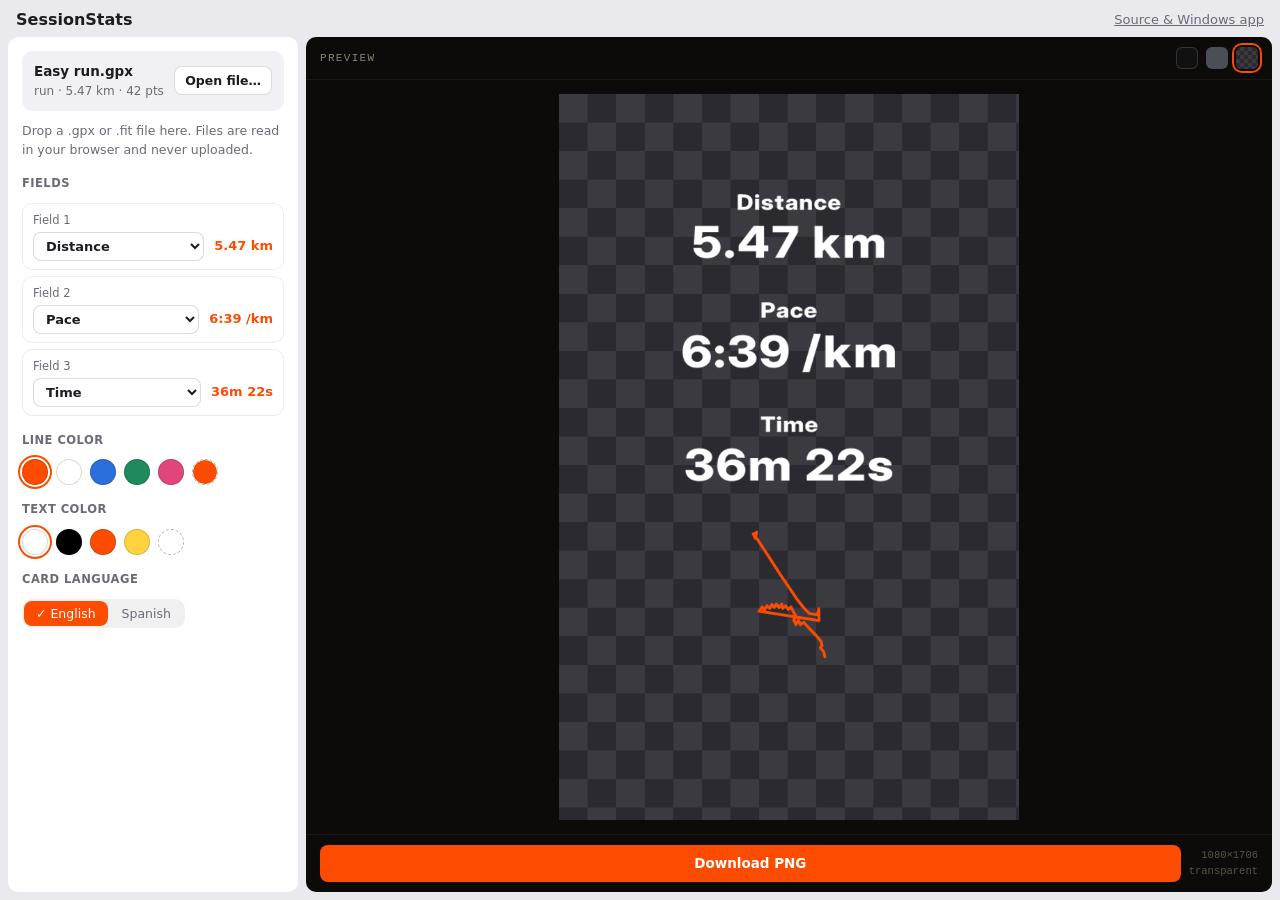
<file: docs/index.html>
<!DOCTYPE html>
<html lang="en">
  <head>
    <meta charset="UTF-8" />
    <meta name="viewport" content="width=device-width, initial-scale=1.0" />
    <meta name="description" content="SessionStats — turn a GPX or FIT workout into a transparent stats image. Runs in your browser, nothing is uploaded." />
    <title>SessionStats</title>
    <link rel="stylesheet" href="sessionstats.css" />
    <style>
      /* Base styles the app takes from MiOS (style.css), so it can run on its own page. */
      :root {
        --accent: #fc4c02;
        --text: #1c1c22;
        --text-muted: #6b6b78;
        --surface-strong: #ffffff;
        --surface-sunken: #f1f1f5;
        --hairline: rgba(0, 0, 0, 0.08);
        --radius: 10px;
        --font-ui: system-ui, -apple-system, BlinkMacSystemFont, "Segoe UI", "Noto Sans", Helvetica, sans-serif;
        --font-mono: ui-monospace, "SF Mono", "Cascadia Code", Consolas, "Courier New", monospace;
      }

      * {
        box-sizing: border-box;
      }

      html,
      body {
        height: 100%;
        margin: 0;
      }

      body {
        display: flex;
        flex-direction: column;
        background: #e9e9ee;
        color: var(--text);
        font-family: var(--font-ui);
        -webkit-font-smoothing: antialiased;
      }

      button {
        font: inherit;
        color: inherit;
        background: none;
        border: 0;
        padding: 0;
        cursor: pointer;
      }

      .page-head {
        display: flex;
        align-items: center;
        gap: 12px;
        padding: 10px 16px 0;
        font-size: 13px;
      }

      .page-head h1 {
        margin: 0;
        font-size: 16px;
      }

      .page-head a {
        margin-left: auto;
        color: var(--text-muted);
      }

      #sessionstats {
        flex: 1;
        display: flex;
        min-height: 0;
      }

      .window-body {
        flex: 1;
        min-height: 0;
        overflow: auto;
        font-size: 14.5px;
        line-height: 1.55;
      }

      .window-body--pane {
        display: flex;
        padding: 8px;
      }

      .pane {
        flex: 1;
        min-width: 0;
        overflow: auto;
        padding: 14px;
        border-radius: var(--radius);
        background: var(--surface-strong);
      }

      .segmented {
        flex-shrink: 0;
        display: flex;
        gap: 2px;
        padding: 3px;
        border-radius: 10px;
        background: rgba(0, 0, 0, 0.06);
      }

      .segmented button {
        flex: 1;
        padding: 6px 10px;
        border-radius: 8px;
        font-size: 13px;
        font-weight: 500;
        white-space: nowrap;
        color: var(--text-muted);
      }

      .segmented--small {
        flex: 0 0 auto;
        padding: 2px;
      }

      .segmented--small button {
        flex: 0 0 auto;
        padding: 3px 12px;
        font-size: 12.5px;
      }

      .segmented--small button[aria-checked="true"] {
        background: var(--accent);
        color: #fff;
      }

      .segmented--small button[aria-checked="true"]::before {
        content: "✓ ";
      }

      .btn {
        padding: 7px 14px;
        border: 1px solid rgba(0, 0, 0, 0.14);
        border-radius: 8px;
        background: var(--surface-strong);
        font-size: 13.5px;
        font-weight: 600;
      }

      .btn:hover {
        background: #f3f3f7;
      }

      .btn--primary {
        border-color: transparent;
        background: var(--accent);
        color: #fff;
      }

      .btn--small {
        padding: 4px 10px;
        font-size: 12.5px;
      }
    </style>
  </head>
  <body>
    <header class="page-head">
      <h1>SessionStats</h1>
      <a href="https://github.com/Er0ga/SessionStats">Source &amp; Windows app</a>
    </header>

    <main id="sessionstats">
      <div class="window-body window-body--pane ss-body">
        <div class="ss">
          <div class="pane ss-controls">
            <div class="ss-file">
              <div class="ss-file-info">
                <strong id="ssFileName"></strong>
                <span id="ssFileMeta"></span>
              </div>
              <button type="button" class="btn btn--small" id="ssOpen">Open file…</button>
              <input type="file" id="ssFileInput" accept=".gpx,.fit" hidden />
            </div>
            <p class="ss-error" id="ssError" hidden></p>
            <p class="ss-note">
              Drop a .gpx or .fit file here. Files are read in your browser and never uploaded.
            </p>

            <h2 class="ss-title">Fields</h2>
            <div class="ss-fields" id="ssFields"></div>

            <h2 class="ss-title" id="ssRouteLabel">Line color</h2>
            <div class="ss-swatches" id="ssRouteColors" role="group" aria-labelledby="ssRouteLabel"></div>

            <h2 class="ss-title" id="ssTextLabel">Text color</h2>
            <div class="ss-swatches" id="ssTextColors" role="group" aria-labelledby="ssTextLabel"></div>

            <h2 class="ss-title" id="ssLangLabel">Card language</h2>
            <div class="segmented segmented--small" role="radiogroup" aria-labelledby="ssLangLabel">
              <button type="button" role="radio" data-card-lang="en" aria-checked="true">English</button>
              <button type="button" role="radio" data-card-lang="es" aria-checked="false">Spanish</button>
            </div>
          </div>

          <div class="ss-stage">
            <div class="ss-stage-head">
              <span id="ssBgLabel">Preview</span>
              <div class="ss-backgrounds" id="ssBackgrounds" role="group" aria-labelledby="ssBgLabel"></div>
            </div>
            <div class="ss-frame">
              <canvas id="ssPreview" role="img" aria-label="Stats card preview"></canvas>
            </div>
            <div class="ss-stage-foot">
              <button type="button" class="btn btn--primary ss-export" id="ssExport">Download PNG</button>
              <span class="ss-out">1080×1706<br />transparent</span>
            </div>
          </div>
        </div>
      </div>
    </main>

    <script>
      /* Helpers sessionstats.js expects from MiOS (script.js). */
      const $ = (selector, root = document) => root.querySelector(selector);
      const $$ = (selector, root = document) => Array.from(root.querySelectorAll(selector));

      /* localStorage can throw (private mode, blocked site data), so every access is guarded */
      const store = {
        get(key, fallback) {
          try {
            const raw = localStorage.getItem("sessionstats." + key);
            return raw === null ? fallback : JSON.parse(raw);
          } catch (e) {
            return fallback;
          }
        },
        set(key, value) {
          try {
            localStorage.setItem("sessionstats." + key, JSON.stringify(value));
          } catch (e) {}
        },
      };

      function escapeHtml(text) {
        return String(text)
          .replace(/&/g, "&amp;")
          .replace(/</g, "&lt;")
          .replace(/>/g, "&gt;")
          .replace(/"/g, "&quot;");
      }
    </script>
    <script src="card.js"></script>
    <script src="sessionstats.js"></script>
    <script>
      startSessionStats();
    </script>
  </body>
</html>
</file>
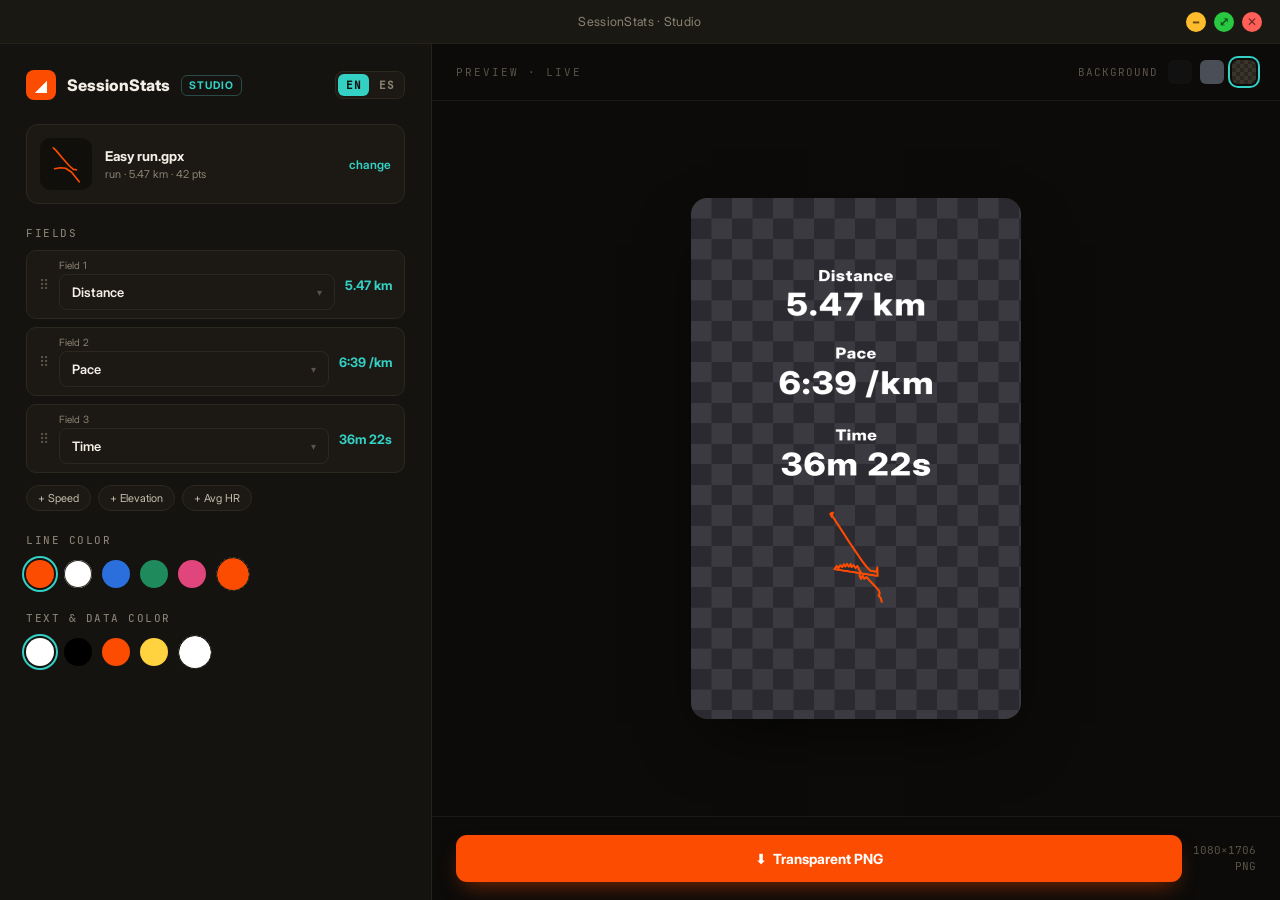
<file: src/ui/index.html>
<!DOCTYPE html>
<html lang="en">
<head>
<meta charset="utf-8">
<meta name="viewport" content="width=device-width, initial-scale=1">
<title>SessionStats</title>
<!-- Everything is local: opened as file://, no server and no Internet access. -->
<link rel="stylesheet" href="styles.css">
</head>
<body>

<div id="titlebar">
  <div id="tb-spacer"></div>
  <div id="tb-title">SessionStats · Studio</div>
  <div id="tb-buttons">
    <div id="btn-min"   class="titlebar-btn btn-min"   title="Minimize">−</div>
    <div id="btn-max"   class="titlebar-btn btn-max"   title="Fullscreen">⤢</div>
    <div id="btn-close" class="titlebar-btn btn-close" title="Close">✕</div>
  </div>
</div>

<div class="resize" id="resize-n"></div><div class="resize" id="resize-s"></div>
<div class="resize" id="resize-e"></div><div class="resize" id="resize-w"></div>
<div class="resize" id="resize-nw"></div><div class="resize" id="resize-ne"></div>
<div class="resize" id="resize-sw"></div><div class="resize" id="resize-se"></div>

<div id="app">
  <div id="ddOverlay" data-act="closeDropdowns"></div>

  <!-- LEFT -->
  <div id="left">
    <div class="brand-row">
      <div class="brand-logo">◢</div>
      <div class="brand-name">SessionStats</div>
      <div class="brand-badge">STUDIO</div>
      <div id="langSwitch" class="lang-switch"></div>
    </div>

    <div class="file-card" data-act="pickActivity">
      <div class="file-thumb">
        <svg viewBox="0 0 290 360" style="width:30px;height:38px" fill="none" stroke="#fc4c02" stroke-width="16" stroke-linecap="round" stroke-linejoin="round"><polyline points="22,24 46,46 110,122 172,192 216,232 246,236"></polyline><polyline points="35,226 90,216 141,221 197,257 273,352"></polyline></svg>
      </div>
      <div style="flex:1;min-width:0">
        <div class="file-name" id="fileName"></div>
        <div class="file-meta" id="fileMeta"></div>
      </div>
      <div class="file-change" id="fileChangeLabel"></div>
    </div>

    <div class="section-title" id="sectionFieldsTitle"></div>
    <div id="fieldSlots"></div>
    <div class="chips" id="addChips"></div>

    <div class="section-title" id="sectionLineColorTitle"></div>
    <div class="swatch-row">
      <div id="colorSwatches" style="display:contents"></div>
      <label class="custom-color"><input type="color" id="routeColor"></label>
    </div>

    <div class="section-title" id="sectionTextColorTitle"></div>
    <div class="swatch-row">
      <div id="textSwatches" style="display:contents"></div>
      <label class="custom-color"><input type="color" id="textColor"></label>
    </div>
  </div>

  <!-- RIGHT -->
  <div id="right">
    <div class="stage-head">
      <span class="stage-label" id="stageLabel"></span>
      <div style="margin-left:auto;display:flex;gap:8px;align-items:center">
        <span class="bg-label" id="bgLabel"></span>
        <div id="bgSwatches" style="display:contents"></div>
      </div>
    </div>
    <div id="stage">
      <div id="previewFrame"><canvas id="preview"></canvas></div>
    </div>
    <div class="stage-foot">
      <div class="btn-primary" data-act="exportPng">⬇  <span id="exportBtnLabel"></span></div>
      <div class="out-info">1080×1706<br>PNG</div>
    </div>
  </div>
</div>

<div id="toast"></div>

<script src="card.js"></script>
<script src="app.js"></script>
</body>
</html>
</file>
<file: docs/sessionstats.css>
/* ---------- SessionStats app ---------- */
@font-face {
  font-family: "Inter";
  font-weight: 800;
  font-display: block;
  src: url("Inter-ExtraBold.woff2") format("woff2");
}

.ss-body {
  container-type: inline-size;
}

.ss-body.is-dropping {
  outline: 2px dashed var(--accent);
  outline-offset: -5px;
}

.ss {
  flex: 1;
  display: grid;
  grid-template-columns: minmax(240px, 290px) minmax(0, 1fr);
  grid-template-rows: minmax(0, 1fr);
  gap: 8px;
  min-width: 0;
  min-height: 0;
}

.ss-controls {
  display: flex;
  flex-direction: column;
  gap: 10px;
}

.ss-controls .segmented {
  align-self: flex-start;
}

.ss-file {
  display: flex;
  align-items: center;
  gap: 10px;
  padding: 10px 12px;
  border-radius: var(--radius);
  background: var(--surface-sunken);
}

.ss-file-info {
  display: grid;
  flex: 1;
  min-width: 0;
}

.ss-file-info strong {
  font-size: 13.5px;
  white-space: nowrap;
  overflow: hidden;
  text-overflow: ellipsis;
}

.ss-file-info span {
  font-size: 12px;
  color: var(--text-muted);
}

.ss-title {
  margin: 6px 0 0;
  font-size: 11.5px;
  font-weight: 600;
  letter-spacing: 0.04em;
  text-transform: uppercase;
  color: var(--text-muted);
}

.ss-fields {
  display: grid;
  gap: 6px;
}

.ss-slot {
  display: grid;
  grid-template-columns: minmax(0, 1fr) auto;
  align-items: center;
  gap: 2px 10px;
  padding: 8px 10px;
  border: 1px solid var(--hairline);
  border-radius: var(--radius);
}

.ss-slot-label {
  grid-column: 1 / -1;
  font-size: 11.5px;
  color: var(--text-muted);
}

.ss-slot select {
  min-width: 0;
  padding: 5px 8px;
  border: 1px solid rgba(0, 0, 0, 0.14);
  border-radius: 8px;
  background: var(--surface-strong);
  color: var(--text);
  font: 600 13px var(--font-ui);
}

.ss-slot select:focus {
  outline: 2px solid var(--accent);
  outline-offset: -1px;
  border-color: transparent;
}

.ss-slot-value {
  font-size: 13px;
  font-weight: 700;
  font-variant-numeric: tabular-nums;
  white-space: nowrap;
  color: var(--accent);
}

.ss-swatches {
  display: flex;
  flex-wrap: wrap;
  align-items: center;
  gap: 8px;
}

.ss-swatch,
.ss-custom-color {
  width: 26px;
  height: 26px;
  border-radius: 50%;
}

.ss-swatch {
  background: var(--swatch);
  box-shadow: inset 0 0 0 1px rgba(0, 0, 0, 0.15);
}

.ss-swatch[aria-pressed="true"] {
  box-shadow: inset 0 0 0 1px rgba(0, 0, 0, 0.15), 0 0 0 2px var(--surface-strong), 0 0 0 4px var(--accent);
}

.ss-custom-color {
  -webkit-appearance: none;
  appearance: none;
  padding: 0;
  border: 1px dashed rgba(0, 0, 0, 0.3);
  background: none;
  overflow: hidden;
  cursor: pointer;
}

.ss-custom-color::-webkit-color-swatch-wrapper {
  padding: 0;
}

.ss-custom-color::-webkit-color-swatch {
  border: none;
  border-radius: 50%;
}

.ss-custom-color::-moz-color-swatch {
  border: none;
  border-radius: 50%;
}

.ss-note {
  margin: 0;
  font-size: 12.5px;
  color: var(--text-muted);
}

.ss-error {
  margin: 0;
  font-size: 13px;
  color: #c2410c;
}

.ss-error[hidden] {
  display: none;
}

/* the preview stage keeps SessionStats' dark look */
.ss-stage {
  display: flex;
  flex-direction: column;
  min-width: 0;
  min-height: 0;
  overflow: hidden;
  border-radius: var(--radius);
  background: #0c0b09;
}

.ss-stage-head,
.ss-stage-foot {
  display: flex;
  align-items: center;
  gap: 8px;
  padding: 10px 14px;
}

.ss-stage-head {
  border-bottom: 1px solid #1a1813;
  font: 500 11px var(--font-mono);
  letter-spacing: 0.12em;
  text-transform: uppercase;
  color: #8a8273;
}

.ss-backgrounds {
  display: flex;
  gap: 8px;
  margin-left: auto;
}

.ss-bg {
  width: 22px;
  height: 22px;
  border-radius: 6px;
}

.ss-bg[data-bg="#111111"] {
  background: #111;
  box-shadow: inset 0 0 0 1px rgba(255, 255, 255, 0.15);
}

.ss-bg[data-bg="#4a4e56"] {
  background: #4a4e56;
}

.ss-bg[data-bg="checker"] {
  background: repeating-conic-gradient(#3a3a40 0% 25%, #2a2a30 0% 50%) 0 0 / 8px 8px;
}

.ss-bg[aria-pressed="true"] {
  box-shadow: 0 0 0 2px #0c0b09, 0 0 0 4px var(--accent);
}

.ss-frame {
  position: relative;
  flex: 1;
  min-height: 0;
}

.ss-frame canvas {
  position: absolute;
  inset: 14px;
  width: calc(100% - 28px);
  height: calc(100% - 28px);
  object-fit: contain;
}

.ss-stage-foot {
  border-top: 1px solid #1a1813;
}

.ss-export,
.ss-export:hover {
  flex: 1;
  padding: 9px 14px;
  background: #fc4c02;
}

.ss-out {
  font: 10.5px/1.5 var(--font-mono);
  text-align: right;
  color: #5a5447;
}

/* narrow window (or phone): controls on top, preview below */
@container (max-width: 560px) {
  .ss {
    align-self: flex-start;
    grid-template-columns: minmax(0, 1fr);
    grid-template-rows: auto auto;
  }

  .ss-frame {
    flex: none;
    height: 420px;
  }
}
</file>
<file: src/ui/styles.css>
/* SessionStats — dark theme. */

@font-face { font-family: 'Inter'; src: url('fonts/Inter-Regular.ttf');   font-weight: 400; }
@font-face { font-family: 'Inter'; src: url('fonts/Inter-Medium.ttf');    font-weight: 500; }
@font-face { font-family: 'Inter'; src: url('fonts/Inter-SemiBold.ttf');  font-weight: 600; }
@font-face { font-family: 'Inter'; src: url('fonts/Inter-Bold.ttf');      font-weight: 700; }
@font-face { font-family: 'Inter'; src: url('fonts/Inter-ExtraBold.ttf'); font-weight: 800; }
@font-face { font-family: 'Inter'; src: url('fonts/Inter-Black.ttf');     font-weight: 900; }
@font-face { font-family: 'JetBrains Mono'; src: url('fonts/JetBrainsMono-Regular.ttf'); font-weight: 400; }
@font-face { font-family: 'JetBrains Mono'; src: url('fonts/JetBrainsMono-Medium.ttf');  font-weight: 500; }

:root {
  --app-bg: #100f0c;
  --titlebar: #1a1813;
  --line: #262219;
  --panel: #151310;
  --surface: #1c1914;
  --surface-line: #2c2820;
  --surface-hover: #23201a;
  --thumb: #100f0c;
  --stage: #0c0b09;
  --stage-line: #1a1813;
  --text: #f4efe6;
  --text-soft: #c4bcab;
  --muted: #8a8273;
  --dim: #5a5447;
  --accent: #34d0c4;
  --on-accent: #100f0c;
  --accent-line: #2a4a47;
  --brand: #fc4c02;
  --dashed: #3c382e;
  --shadow: rgba(0, 0, 0, 0.5);
  --scroll: #2c2820;
}

*, *::before, *::after { box-sizing: border-box; }
html, body { margin: 0; height: 100%; overflow: hidden; background: var(--app-bg);
  font-family: 'Inter', system-ui, sans-serif; -webkit-font-smoothing: antialiased; color: var(--text); }
body { display: flex; flex-direction: column; }
::-webkit-scrollbar { width: 10px; }
::-webkit-scrollbar-thumb { background: var(--scroll); border-radius: 5px; border: 2px solid var(--panel); }
::-webkit-scrollbar-track { background: transparent; }

/* ── Title bar ── */
#titlebar { height: 44px; flex-shrink: 0; display: flex; align-items: center; padding: 0 18px;
  background: var(--titlebar); border-bottom: 1px solid var(--line);
  user-select: none; }
#tb-spacer { width: 76px; }
#tb-title { flex: 1; text-align: center; font-size: 12.5px; color: var(--muted); letter-spacing: .3px; pointer-events: none; }
#tb-buttons { display: flex; gap: 8px; }
.titlebar-btn { width: 20px; height: 20px; border-radius: 50%;
  cursor: pointer; display: flex; align-items: center; justify-content: center;
  font-size: 12px; font-weight: 900; color: rgba(0,0,0,0.6); transition: filter .1s; flex-shrink: 0; }
.titlebar-btn:hover { filter: brightness(0.8); }
.titlebar-btn:active { filter: brightness(0.65) scale(0.9); }
.btn-close { background: #ff5f57; }
.btn-min   { background: #ffbd2e; }
.btn-max   { background: #28c840; }

.resize { position: fixed; z-index: 90; }
#resize-n  { top: 0; left: 8px; right: 8px; height: 5px; cursor: n-resize; }
#resize-s  { bottom: 0; left: 8px; right: 8px; height: 5px; cursor: s-resize; }
#resize-e  { top: 8px; right: 0; bottom: 8px; width: 5px; cursor: e-resize; }
#resize-w  { top: 8px; left: 0; bottom: 8px; width: 5px; cursor: w-resize; }
#resize-nw { top: 0; left: 0; width: 10px; height: 10px; cursor: nw-resize; z-index: 91; }
#resize-ne { top: 0; right: 0; width: 10px; height: 10px; cursor: ne-resize; z-index: 91; }
#resize-sw { bottom: 0; left: 0; width: 10px; height: 10px; cursor: sw-resize; z-index: 91; }
#resize-se { bottom: 0; right: 0; width: 10px; height: 10px; cursor: se-resize; z-index: 91; }

/* ── Layout ── */
#app { display: flex; flex: 1; height: calc(100vh - 44px); overflow: hidden; }
#left { width: 432px; flex: none; background: var(--panel); border-right: 1px solid var(--line); padding: 26px; overflow-y: auto; }
#right { flex: 1; background: var(--stage); display: flex; flex-direction: column; min-width: 0; }

.brand-row { display: flex; align-items: center; gap: 11px; margin-bottom: 24px; }
.brand-logo { width: 30px; height: 30px; border-radius: 8px; background: var(--brand); display: flex; align-items: center;
  justify-content: center; font-weight: 800; color: #fff; font-size: 16px; }
.brand-name { font-weight: 800; font-size: 16px; color: var(--text); }
.brand-badge { font-size: 10.5px; font-weight: 700; letter-spacing: 1px; color: var(--accent); border: 1px solid var(--accent-line);
  border-radius: 6px; padding: 3px 7px; }

.lang-switch { margin-left: auto; display: flex; gap: 2px; background: var(--surface); border: 1px solid var(--surface-line);
  border-radius: 8px; padding: 2px; flex: none; }
.lang-btn { font-family: 'JetBrains Mono', monospace; font-size: 10.5px; font-weight: 700; letter-spacing: .5px;
  padding: 4px 8px; border-radius: 6px; cursor: pointer; color: var(--muted); }
.lang-btn.on { background: var(--accent); color: var(--on-accent); }

.file-card { background: var(--surface); border: 1px solid var(--surface-line); border-radius: 12px; padding: 13px; display: flex;
  align-items: center; gap: 13px; margin-bottom: 22px; cursor: pointer; }
.file-thumb { width: 52px; height: 52px; border-radius: 10px; background: var(--thumb); flex: none; display: flex; align-items: center; justify-content: center; }
.file-name { font-size: 13.5px; color: var(--text); font-weight: 700; white-space: nowrap; overflow: hidden; text-overflow: ellipsis; }
.file-meta { font-size: 11px; color: var(--muted); margin-top: 3px; }
.file-change { font-size: 12px; color: var(--accent); font-weight: 600; flex: none; }

.section-title { font-family: 'JetBrains Mono', monospace; font-size: 11px; letter-spacing: 1.5px; color: var(--muted); font-weight: 500; margin-bottom: 10px; }

/* Field slots */
#fieldSlots { display: flex; flex-direction: column; gap: 8px; margin-bottom: 12px; }
.slot { display: flex; align-items: center; gap: 10px; background: var(--surface); border: 1px solid var(--surface-line); border-radius: 10px; padding: 8px 12px; }
.slot-grip { color: var(--dim); font-size: 14px; }
.slot-label { font-size: 10px; color: var(--muted); margin-bottom: 3px; }
.slot-value { font-size: 13px; color: var(--accent); font-weight: 700; white-space: nowrap; }
.chips { display: flex; gap: 7px; flex-wrap: wrap; margin-bottom: 22px; }
.chip { font-size: 11px; color: var(--text-soft); background: var(--surface); border: 1px solid var(--surface-line); border-radius: 999px; padding: 5px 11px; cursor: pointer; }

/* Dropdowns */
.dd { position: relative; }
.dd-btn { display: flex; align-items: center; justify-content: space-between; gap: 8px; background: var(--surface); border: 1px solid var(--surface-line);
  border-radius: 8px; color: var(--text); font-size: 13px; font-weight: 600; padding: 9px 12px; cursor: pointer; width: 100%; }
.dd-caret { color: var(--dim); font-size: 10px; }
.dd-menu { position: absolute; top: calc(100% + 4px); left: 0; right: 0; background: var(--surface); border: 1px solid var(--surface-line);
  border-radius: 8px; padding: 4px; z-index: 50; box-shadow: 0 14px 32px -8px var(--shadow); max-height: 320px; overflow-y: auto; }
.dd-opt { font-size: 13px; font-weight: 600; padding: 8px 10px; border-radius: 6px; cursor: pointer; color: var(--text-soft); }
.dd-opt.on { color: var(--accent); background: var(--surface-hover); }
.dd-opt:hover { background: var(--surface-hover); }
#ddOverlay { display: none; position: fixed; inset: 0; z-index: 40; }

/* Colors */
.swatch-row { display: flex; gap: 10px; align-items: center; margin-bottom: 20px; }
.swatch { width: 28px; height: 28px; border-radius: 50%; cursor: pointer; flex: none; }
.swatch.light { box-shadow: inset 0 0 0 1px var(--surface-line); }
.swatch.on { box-shadow: 0 0 0 2px var(--panel), 0 0 0 4px var(--accent); }
.custom-color { width: 34px; height: 34px; border-radius: 50%; overflow: hidden; cursor: pointer; display: inline-flex;
  border: 1px dashed var(--dashed); box-shadow: inset 0 0 0 2px var(--panel); }
input[type=color] { -webkit-appearance: none; appearance: none; border: none; padding: 0; background: none; width: 34px; height: 34px; cursor: pointer; border-radius: 50%; }
input[type=color]::-webkit-color-swatch-wrapper { padding: 0; }
input[type=color]::-webkit-color-swatch { border: none; border-radius: 50%; }

/* ── Preview ── */
.stage-head { display: flex; align-items: center; padding: 16px 24px; border-bottom: 1px solid var(--stage-line); gap: 8px; min-height: 57px; }
.stage-label { font-family: 'JetBrains Mono', monospace; font-size: 11px; letter-spacing: 2px; color: var(--dim); }
.bg-label { font-family: 'JetBrains Mono', monospace; font-size: 10.5px; letter-spacing: 1px; color: var(--dim); margin-right: 2px; }
.bg-swatch { width: 24px; height: 24px; border-radius: 6px; cursor: pointer; }
.bg-swatch.on { box-shadow: 0 0 0 2px var(--stage), 0 0 0 4px var(--accent); }
#stage { flex: 1; display: flex; align-items: center; justify-content: center; min-height: 0; position: relative; }
#previewFrame { border-radius: 16px; overflow: hidden; box-shadow: 0 26px 64px -20px rgba(0,0,0,.7); background: #000; line-height: 0; }
#preview { display: block; width: 330px; height: 521px; }

.stage-foot { padding: 18px 24px; border-top: 1px solid var(--stage-line); display: flex; gap: 11px; align-items: center; }
.btn-primary { flex: 1; background: var(--brand); color: #fff; font-weight: 700; font-size: 14px; text-align: center; padding: 15px 0;
  border-radius: 11px; box-shadow: 0 10px 22px -8px rgba(252,76,2,.5); cursor: pointer; white-space: pre; }
.btn-primary:active { transform: translateY(1px); }
.out-info { font-family: 'JetBrains Mono', monospace; font-size: 10.5px; color: var(--dim); line-height: 1.5; text-align: right; flex: none; min-width: 62px; }

/* ── Toast messages ── */
#toast { position: fixed; bottom: 96px; left: 50%; transform: translateX(-50%); background: var(--surface); border: 1px solid var(--surface-line);
  color: var(--text); font-size: 13px; font-weight: 600; padding: 10px 16px; border-radius: 9px; box-shadow: 0 10px 30px -8px var(--shadow);
  z-index: 300; opacity: 0; transition: opacity .2s; pointer-events: none; max-width: 70vw; }
#toast.show { opacity: 1; }
#toast.error { border-color: #b3261e; }
</file>
